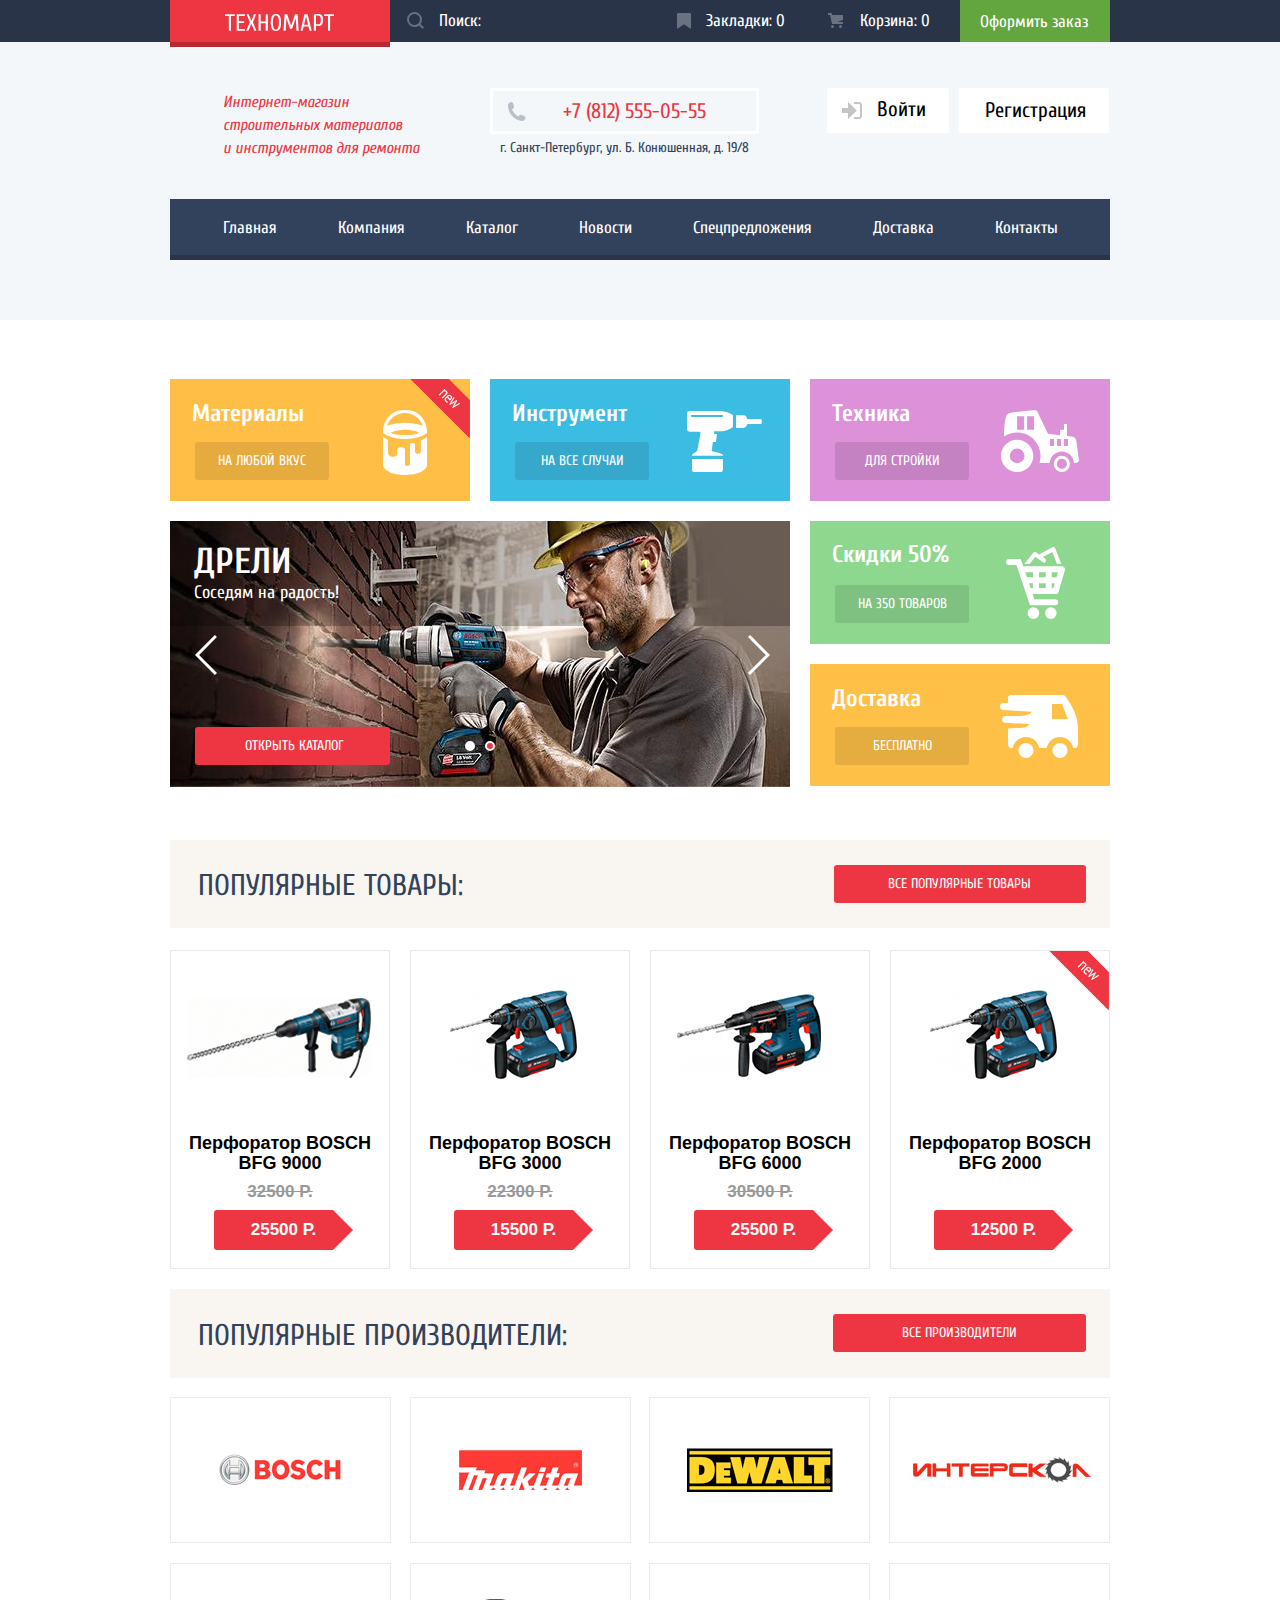
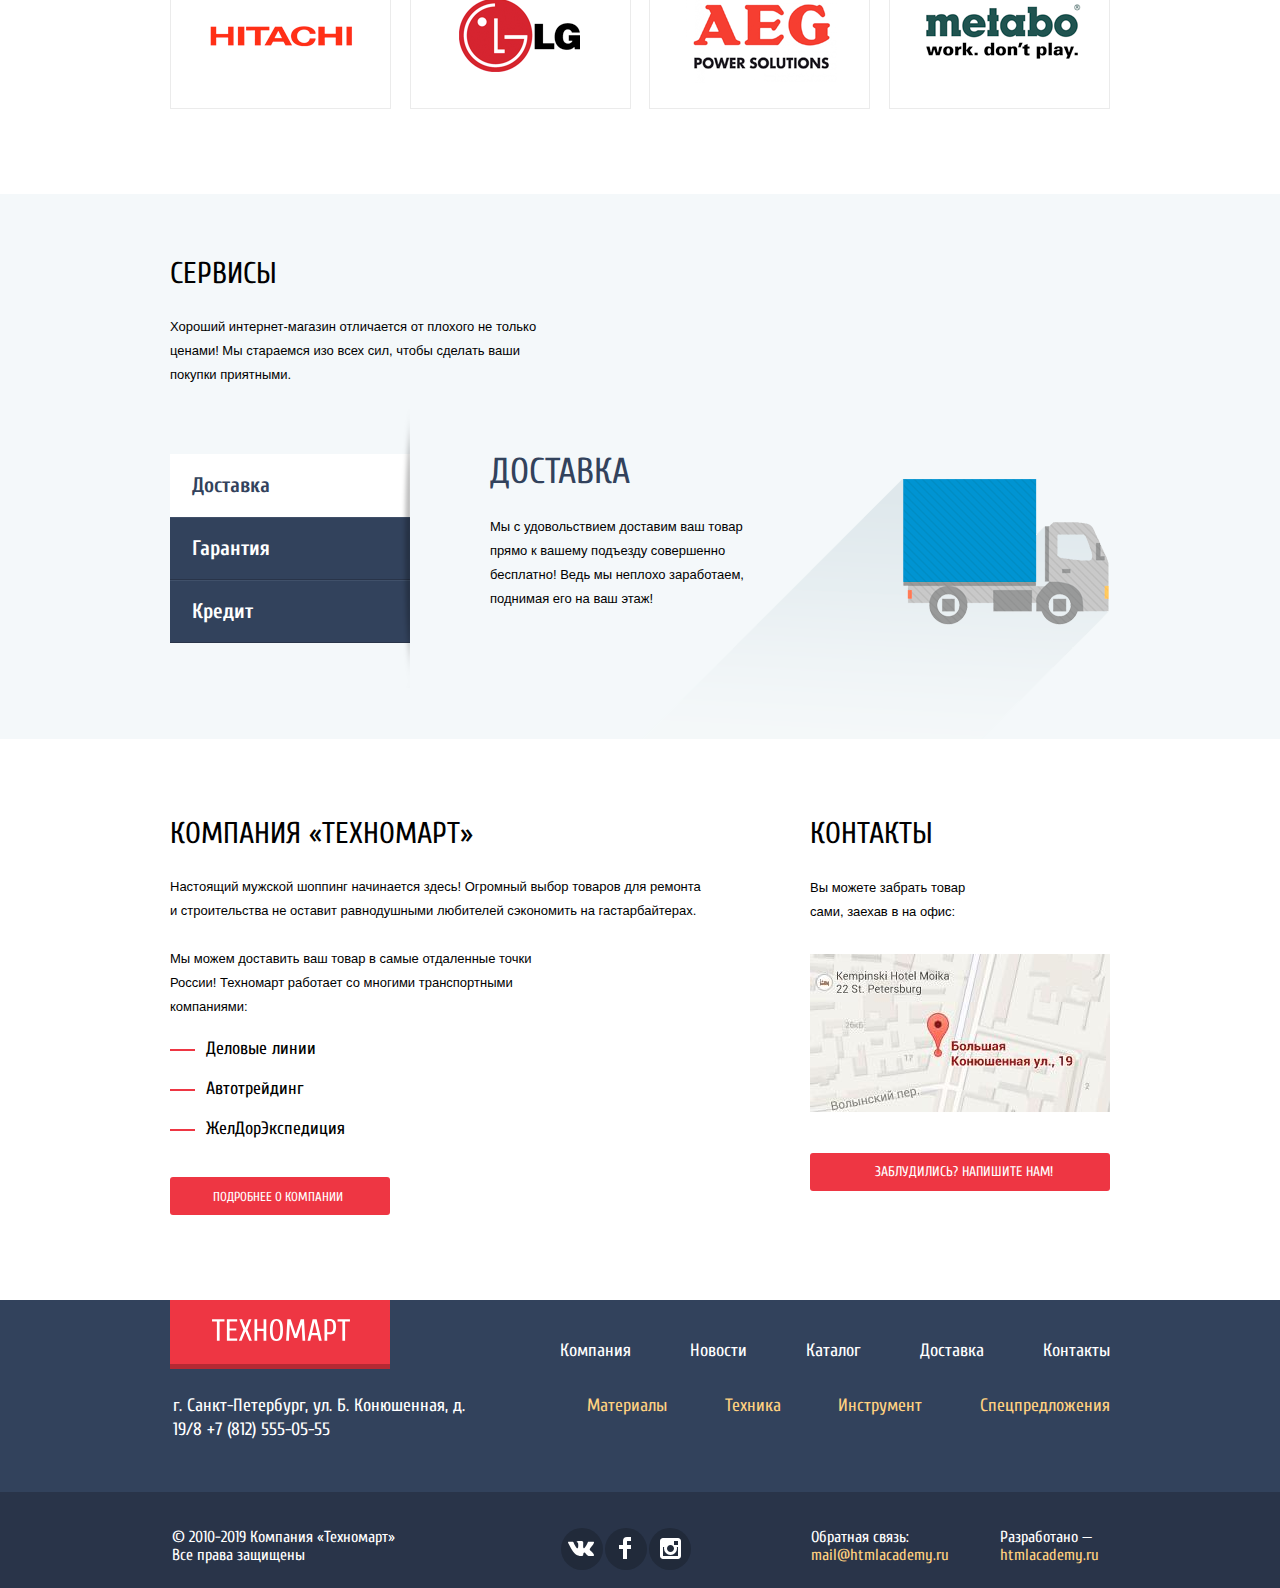
<file: index.html>
<!DOCTYPE html>
<html lang="ru">
	<head>
    	<meta charset="utf-8">
    	<title>HTML Academy: Техномарт</title>
		<link href="https://fonts.googleapis.com/css?family=Cuprum:400,400i,700,700i&#10072;PT+Sans:400,700&display=swap&subset=cyrillic" rel="stylesheet">
    	<link rel="stylesheet" href="css/normalize.css">
    	<link rel="stylesheet" href="css/style-mini.css">
 	</head>
  	<body>
		<header class="header">
			<div class="header-container">
				<div class="container">
					<a class="header-logo-link" href="#"><img class="header-logo" src="img/logo-technomart.svg" width="109" height="18" alt="Логотип «Техномарт»"></a>
	 				<form class="header-search" action="https://echo.htmlacademy.ru" method="get">
						<label class="visually-hidden" for="header-searchs">Поиск:</label>
						<input class="search-site" type="text" name="search" id="header-searchs" placeholder="Поиск:">
						<svg class="header-search-icon" xmlns="http://www.w3.org/2000/svg" width="17" height="17" viewbox="0 0 17 17">
           		 		<path d="M17 15.586l-3.542-3.542A7.465 7.465 0 0 0 15 7.5 7.5 7.5 0 1 0 7.5 15c1.71 0 3.282-.579 4.544-1.542L15.586 17 17 15.586zM2 7.5C2 4.467 4.467 2 7.5 2 10.532 2 13 4.467 13 7.5c0 3.032-2.468 5.5-5.5 5.5A5.506 5.506 0 0 1 2 7.5z" />
          			</svg>
					</form>
					<a class="header-bookmark" href="#">Закладки: 0</a>
					<a class="header-cart" href="#">Корзина: 0</a>
					<a class="header-order" href="#">Оформить заказ</a>
				</div>
			</div>
			<div class=header-middle-container>
				<h1 class="header-title">Интернет-магазин строительных материалов&emsp; и инструментов для ремонта</h1>
				<address class="header-address">
					<a class="header-address-tel" href="tel:+78125550555">+7 (812) 555-05-55</a>
					<p class="header-addres-street">г. Санкт-Петербург, ул. Б. Конюшенная, д. 19/8</p>
				</address>
				<div class="header-user-box">
					<a class="user-login" href="#"><svg class="header-user-icon" xmlns="http://www.w3.org/2000/svg" width="20" height="17" viewBox="0 0 20 17"><path d="M14.875 8.5L6 0v6H0v5h6v6z"/>
						<path d="M16.986 15.01h-5.027V17h5.027c2.178 0 3.004-1.81 3.029-3.026V3.028C19.99 1.811 19.164 0 16.986 0h-5.027v1.99h5.027c.839 0 .992.681 1.01 1.057v10.904c-.017.376-.171 1.059-1.01 1.059z"/>
					</svg>Войти</a>
					<a class="user-registration" href="#">Регистрация</a>
				</div>
			</div>
			<nav class="header-nav">
				<ul class="header-nav-site">
					<li class="header-nav-item"><a class="header-nav-link" href="index.html">Главная</a></li>
					<li class="header-nav-item"><a class="header-nav-link" href="#">Компания</a></li>
					<li class="header-nav-item"><a class="header-nav-link" href="catalog.html">Каталог</a></li>
					<li class="header-nav-item"><a class="header-nav-link" href="#">Новости</a></li>
					<li class="header-nav-item"><a class="header-nav-link" href="#">Спецпредложения</a></li>
					<li class="header-nav-item"><a class="header-nav-link" href="#">Доставка</a></li>
					<li class="header-nav-item"><a class="header-nav-link" href="#">Контакты</a></li>
				</ul>
			</nav>
		</header>	
		<main class="main">
			<section class="main-product-services">
				<h2 class="visually-hidden">Товары и услуги для стройки</h2>
				<ul class="product-services-list">
					<li class="box-product item-paint">
						<span class="icon-new">new</span>
						<p class="product-services-name">Материалы</p>	
						<a class="button-product-services" href="#">На любой вкус</a>
					</li>
					<li class="box-product item-tool">
						<p class="product-services-name">Инструмент</p>
						<a class="button-product-services" href="#">На все случаи</a>
					</li>
					<li class="box-product-slider">
						<div class="product-services-slider">
							<div class="product-slider-first">
								<h2 class="product-slider-heading">Перфораторы</h2>
								<p class="product-slider-item">Настоящие мужские игрушки</p>
								<a class="button-slider-catalog" href="catalog.html">Открыть каталог</a>
							</div>
							<div class="product-slider-next">
								<h2 class="product-slider-heading">Дрели</h2>
								<p class="product-slider-item">Соседям на радость!</p>
								<a class="button-slider-catalog" href="catalog.html">Открыть каталог</a>
							</div>
						</div>
	      			<button class="button-slider-first" type="button" aria-label="Первый слайд"></button>
						<button class="button-slider-second" type="button" aria-label="Второй слайд"></button>
						<button class="button-slider-back" type="button" aria-label="Назад"></button>
						<button class="button-slider-next" type="button" aria-label="Вперед"></button>
					</li>
				</ul>	
				<ul class="product-services-list-next">
					<li class="box-product item-tractor">
						<p class="product-services-name">Техника</p>
						<a class="button-product-services" href="#">Для стройки</a>
					</li>
					<li class="box-product item-cart">
						<p class="product-services-name product-services-discounts">Скидки 50%</p>
						<a class="button-product-services" href="#">На 350 товаров</a>
					</li>
					<li class="box-product item-car">
						<p class="product-services-name">Доставка</p>
						<a class="button-product-services" href="#">Бесплатно</a>
					</li>
				</ul>
			</section>
			<section class="popular-product">
				<div class="popular-product-box">
					<h2 class="popular-product-heading">Популярные товары:</h2>
					<a class="button-popular-product" href="#">Все популярные товары</a>
				</div>
				<ul class="catalog-list">
					<li class="catalog-item">
						<div class="catalog-button-box">
							<a class="button-catalog-buy" href="#">Купить</a>
  	 						<a class="button-catalog-bookmark" href="#">В закладки</a>
						</div>
						<img class="catalog-image" src="img/perforator_9000.png" width="218" height="170" alt="Перфоратор синий с проводом">
  	 					<h3 class="catalog-product-name"><a href="#">Перфоратор BOSCH BFG 9000</a></h3>
  	 			  		<p class="catalog-old-price"><del>32500 Р.</del></p>
  	 			  		<div class="catalog-price">25500 Р.</div>
  	 				</li>
					<li class="catalog-item">
						<div class="catalog-button-box">
							<a class="button-catalog-buy" href="#">Купить</a>
  	 						<a class="button-catalog-bookmark" href="#">В закладки</a>
						</div>
						<img class="catalog-image" src="img/perforator_3000.png" width="218" height="170" alt="Перфоратор синий короткий с аккумулятором">
  	 					<h3 class="catalog-product-name"><a href="#">Перфоратор BOSCH BFG 3000</a></h3>
  	 			  		<p class="catalog-old-price"><del>22300 Р.</del></p>
  	 			  		<div class="catalog-price">15500 Р.</div>
  	 				</li>
					<li class="catalog-item">
						<div class="catalog-button-box">
							<a class="button-catalog-buy" href="#">Купить</a>
  	 						<a class="button-catalog-bookmark" href="#">В закладки</a>
						</div>
						<img class="catalog-image" src="img/perforator_6000.png" width="218" height="170" alt="Перфоратор синий длиный с аккумулятором">
  	 					<h3 class="catalog-product-name"><a href="#">Перфоратор BOSCH BFG 6000</a></h3>
  	 			  		<p class="catalog-old-price"><del>30500 Р.</del></p>
  	 			  		<div class="catalog-price">25500 Р.</div>
  	 				</li>
					<li class="catalog-item">
						<span class="icon-new">new</span> 					
						<div class="catalog-button-box">
							<a class="button-catalog-buy" href="#">Купить</a>
  	 						<a class="button-catalog-bookmark" href="#">В закладки</a>
						</div>
						<img class="catalog-image" src="img/perforator_2000.png" width="218" height="170" alt="Перфоратор синий короткий с аккумулятором">
  	 					<h3 class="catalog-product-name"><a href="#">Перфоратор BOSCH BFG 2000</a></h3>
  	 			  		<p class="catalog-old-price"></p>
  	 			  		<div class="catalog-price">12500 Р.</div>
  	 				</li>
				</ul>
			</section>
			<section class="popular-manufacturer">
				<div class="popular-manufacturer-box">
					<h2 class="popular-manufacturer-heading">Популярные производители:</h2>
					<a class="button-popular-manufacturer" href="#">Все производители</a>
				</div>
				<ul class="manufacturer-list-name">
					<li class="manufacturer-item ">
						<a class="logo-bosch" href="#"><img src="img/bosch.png" width="126" height="37" alt="BOSCHI"></a>
					</li>
					<li class="manufacturer-item">
						<a class="logo-makita" href="#"><img src="img/makita.png" width="123" height="40" alt="Makita"></a>
					</li>
					<li class="manufacturer-item">
						<a class="logo-dewalt" href="#"><img src="img/dewalt.png" width="146" height="44" alt="DeWalt"></a>
					</li>
					<li class="manufacturer-item">
						<a class="logo-interskol" href="#"><img src="img/interskol.png" width="200" height="88" alt="Интерскол"></a>
					</li>
					<li class="manufacturer-item">
						<a class="logo-hitachi" href="#"><img src="img/hitachi.png" width="169" height="31" alt="HITACHI"></a>
					</li>
					<li class="manufacturer-item">
						<a class="logo-lg" href="#"><img src="img/lg.png" width="121" height="73" alt="LG"></a>
					</li>
					<li class="manufacturer-item">
						<a class="logo-aeg" href="#"><img src="img/aeg.png" width="151" height="96" alt="AEG"></a>
					</li>
					<li class="manufacturer-item">
						<a class="logo-metabo" href="#"><img src="img/metabo.png" width="204" height="69" alt="metabo"></a>
					</li>
				</ul>
			</section>
			<section class="services">
				<div class="services-container">
					<h2 class="services-heading">Сервисы</h2>
					<p class="services-text">
						Хороший интернет-магазин отличается от плохого не только ценами!
						Мы стараемся изо всех сил, чтобы сделать ваши покупки приятными.
					</p>
					<div class="services-box">
						<ul class="services-button-box">
							<li class="services-delivery">
								<button class="button button-delivery" type="button">Доставка</button>
							</li>	
							<li class="services-warranty">
							<button class="button button-warranty" type="button">Гарантия</button>
							</li>
							<li class="services-credit">
								<button class="button button-credit" type="button">Кредит</button>
							</li>
						</ul>
						<ul class="services-list">
							<li class="services-item services-delivery-heading">
								<h2 class="services-title services-delivery-title">Доставка</h2>
								<p class="services-text services-delivery-paragraph">
									Мы с удовольствием доставим ваш товар прямо
									к вашему подъезду совершенно бесплатно!
									Ведь мы неплохо заработаем,<br>
									поднимая его на ваш этаж!
								</p>
							</li>
							<li class="services-item services-warranty-heading">
								<h2 class="services-title services-warranty-title">Гарантия</h2>
								<p class="services-text services-warranty-paragraph">
									Если купленный у нас товар поломается или заискрит,<br>
					 				а также в случае пожара, спровоцированного его возгоранием, 
									вы всегда можете быть уверены в нашей гарантии. Мы обменяем сгоревший товар на новый.<br>
									Дом уж восстановите как-нибудь сами.
								</p>
							</li>
							<li class="services-item services-credit-heading">
								<h2 class="services-title services-credit-title">Кредит</h2>
								<p class="services-text services-credit-paragraph">
									Залезть в долговую яму стало проще!<br>
									кредитные консультанты придут вам на помощь
								</p>
								<a class="services-credit-link" href="#">Отправить заявку</a>
							</li>
						</ul>	
				   </div>
				</div>
			</section>
			<div class="next-section">
				<section class="about-company">
					<h2 class="company-name">Компания «Техномарт»</h2>
					<p class="about-company-item about-company-first">
						Настоящий мужской шоппинг начинается здесь! Огромный выбор товаров для ремонта и
						строительства не оставит равнодушными любителей сэкономить на гастарбайтерах.
					</p>
					<p class="about-company-item about-company-next">
						Мы можем доставить ваш товар в самые отдаленные точки России!
						Техномарт работает со многими транспортными компаниями:
					</p>
					<ul class="transport-companies">
						<li class="transport-companies-item">Деловые линии</li>
						<li class="transport-companies-item">Автотрейдинг</li>
						<li class="transport-companies-item">ЖелДорЭкспедиция</li>
					</ul>
					<a class="transport-companies-link" href="#">Подробнее о компании</a>
      		</section>
	      	<section class="contact">
        			<h2 class="contact-heading">Контакты</h2>
        			<p class="contact-item">
        				Вы можете забрать товар сами,
        				заехав в на офис:
        			</p>
        			<a class="map" href="img/map-big.jpg">
        				<img src="img/map-small.jpg" width="300" height="158" alt="г. Санкт-Петербург, ул. Б. Конюшенная, д. 19/8">
        			</a>
        			<a class="contact-letter" href="form.html">Заблудились? напишите нам!</a>
      		</section>
      	</div>	
		</main>
   	<section class="footer-nav">
   		<h2 class="visually-hidden">Дополнительная навигация</h2>
   		<div class="footer-div-one">
   			<a class="bottom-logo" href="index.html"><img src="img/logo-technomart.svg" width="138" height="23" alt="Логотип «Техномарт»"></a>
   			<ul class="footer-nav-first">
   				<li class="footer-nav-first-item"><a class="footer-nav-first-link" href="#">Компания</a></li>
   				<li class="footer-nav-first-item"><a class="footer-nav-first-link" href="#">Новости</a></li>
   				<li class="footer-nav-first-item"><a class="footer-nav-first-link" href="catalog.html">Каталог</a></li>
   				<li class="footer-nav-first-item"><a class="footer-nav-first-link" href="#">Доставка</a></li>
   				<li class="footer-nav-first-item"><a class="footer-nav-first-link" href="#">Контакты</a></li>
   			</ul>
   		</div>
   		<div class="bottom-div-two">
				<address class="bottom-address">г. Санкт-Петербург, ул. Б. Конюшенная, д. 19/8
   				<a class="bottom-tel" href="tel:+78125550555">+7 (812) 555-05-55</a>
   			</address>
   			<ul class="footer-nav-next">
   				<li class="footer-nav-next-item"><a class="footer-nav-next-link" href="#">Материалы</a></li>
   				<li class="footer-nav-next-item"><a class="footer-nav-next-link" href="#">Техника</a></li>
   				<li class="footer-nav-next-item"><a class="footer-nav-next-link" href="#">Инструмент</a></li>
   				<li class="footer-nav-next-item"><a class="footer-nav-next-link" href="#">Спецпредложения</a></li>
   			</ul>
   		</div>
   	</section>
   	<footer class="footer">
   		<div class="footer-box">
   			<div class="footer-protection-rights">
   				<p class="footer-protection-text">
   					© 2010-2019 Компания «Техномарт»
   					Все права защищены
   				</p>
   			</div>
   			<section class="footer-social">
   				<h2 class="visually-hidden">Социальные сети</h2>
   				<ul class="social-list">
   					<li>
   						<a class="social-item social-vk" href="#" aria-label="Вконтакте"></a>
   					</li>
   					<li>
   						<a class="social-item social-fb" href="#" aria-label="Фейсбук"></a>
   					</li>
   					<li>
   						<a class="social-item social-insta" href="#" aria-label="Инстаграм"></a>
   					</li>
   				</ul>
   			</section>
   			<div class="footer-feedback-box">
   				<p class="footer-feedback-text">Обратная связь:
   				<a class="footer-feedback" href="mailto:mail@htmlacademy.ru">mail@htmlacademy.ru</a></p>
   			</div>
   			<div class="footer-copyright-box">
   				<p class="footer-copyright-text">Разработано —
   				<a class="footer-copyright" href="https://htmlacademy.ru/intensive/htmlcss">htmlacademy.ru</a></p>
   			</div>
   		</div>
  		</footer>
   	<section class="modal write-letter">
   		<h2 class="visually-hidden">Написать письмо</h2>
   		<form class="letter-form" action="https://echo.htmlacademy.ru" method="post">
   			<div class="contaner-box">
   				<div class="box-write-name">
   					<label class="write-name" for="name-letters">Ваше имя:</label>
   					<input class="write-name-input" type="text" name="name" id="name-letters" placeholder="Имя Фамилия">
   				</div>
   				<div class="box-letter-email">	
   					<label class="letter-email" for="email-letters">Ваш e-mail:</label>
   					<input class="letter-email-input" type="email" name="email" id="email-letters" placeholder="email@example.com">
   				</div>
   				<div class="box-letter-text">
   					<label class="letter-text" for="text-letters">Текст письма:</label>
   					<textarea class="letter-textarea" name="comment" id="text-letters" rows="7" placeholder="В свободной форме"></textarea>
   				</div>
   			</div>	
   			<div class="box-button-send">
   				<button class="button-send-letter" type="submit">Отправить</button>
   			</div> 
   		</form>
 	   	<button class="button-close-letter" type="button" aria-label="Закрыть"></button>
   	</section>
		<section class="modal modal-map">
   	 	<h2 class="visually-hidden">Карта</h2>
    		<iframe src="https://yandex.ru/map-widget/v1/?um=constructor%3A800d14534af790b6c4f9845d74186d02eba5f63e0be34433b722da05eb256d15&amp;source=constructor" width="940" height="446"></iframe>
    		<p>
    		  	<img src="img/map-big.jpg" alt="Офис компании по адресу ул. Большая Конюшенная 19/8, Санкт-Петербург" width="940"
     	   	height="446" />
    		</p>
   		<button class="button-close-map" type="button" aria-label="Закрыть"></button>
   	</section>	
		<script src="js/script-mini.js"></script>
	</body>
</html>
</file>
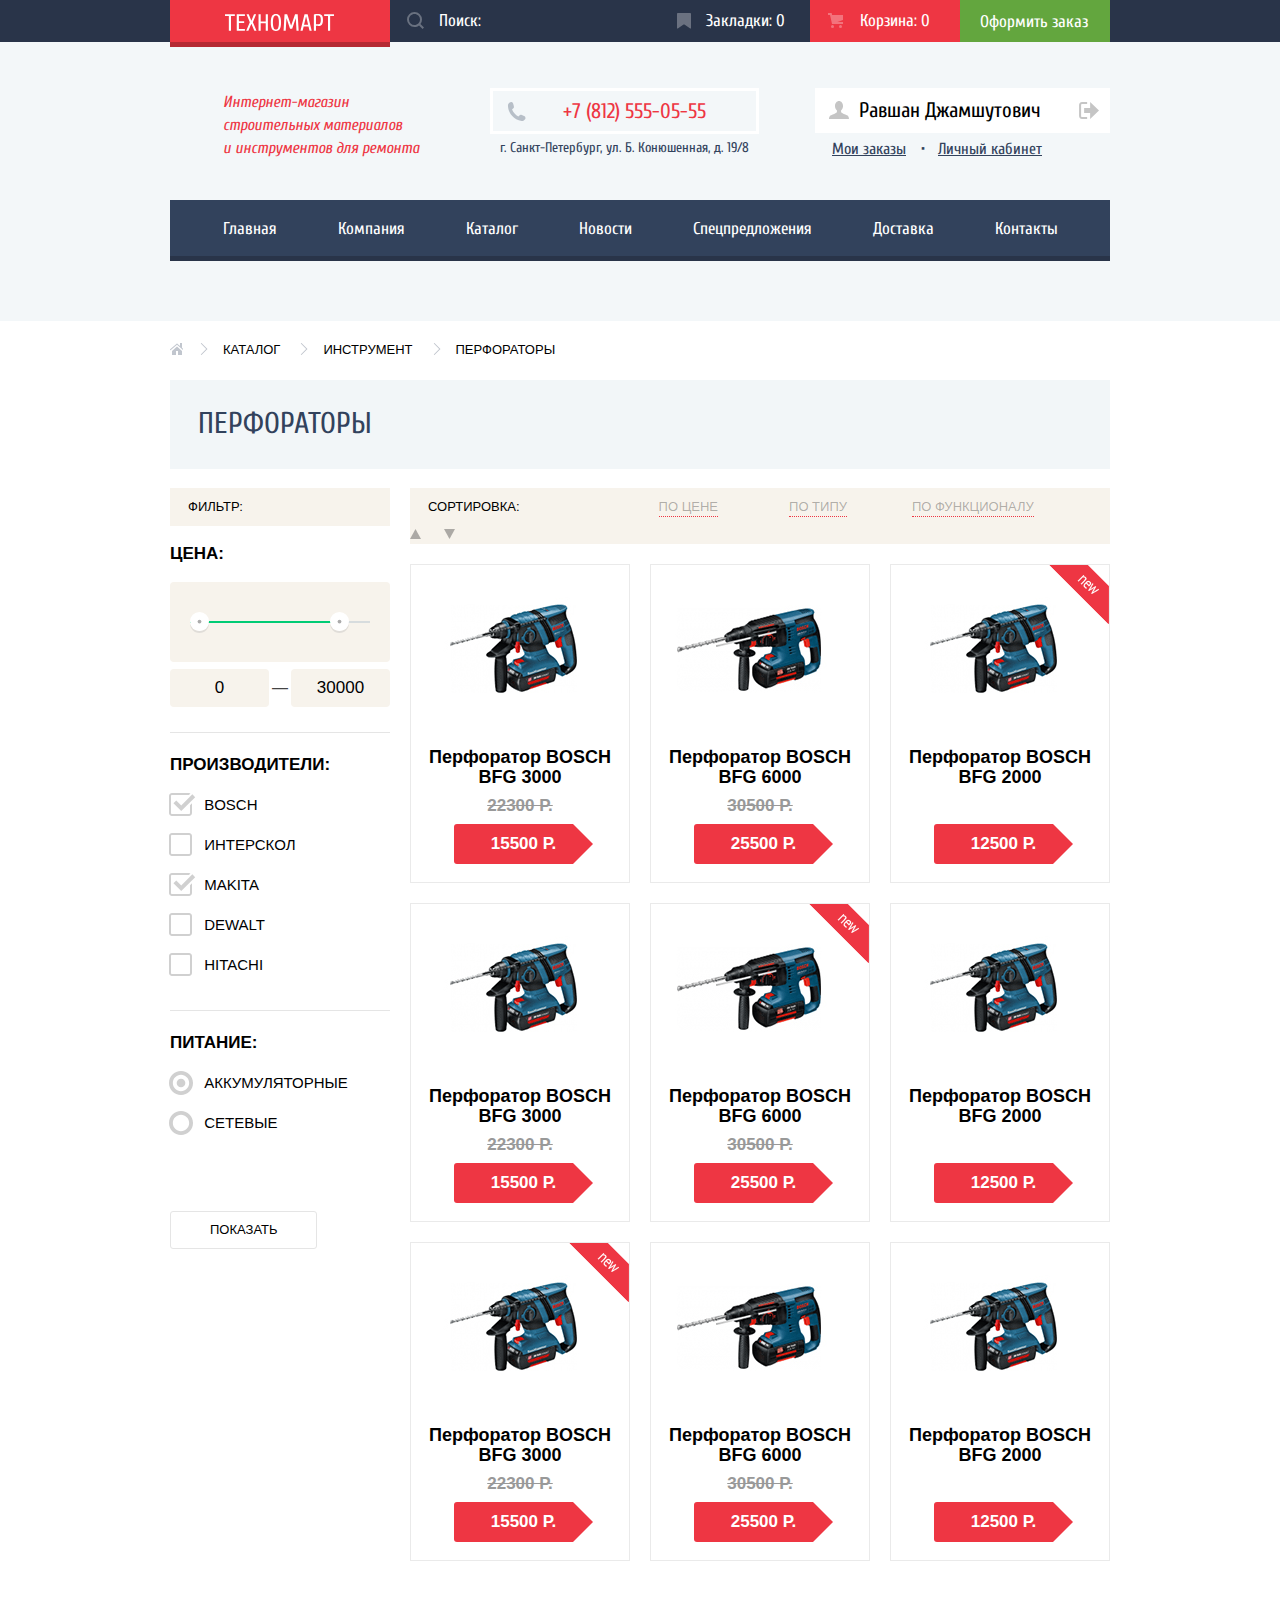
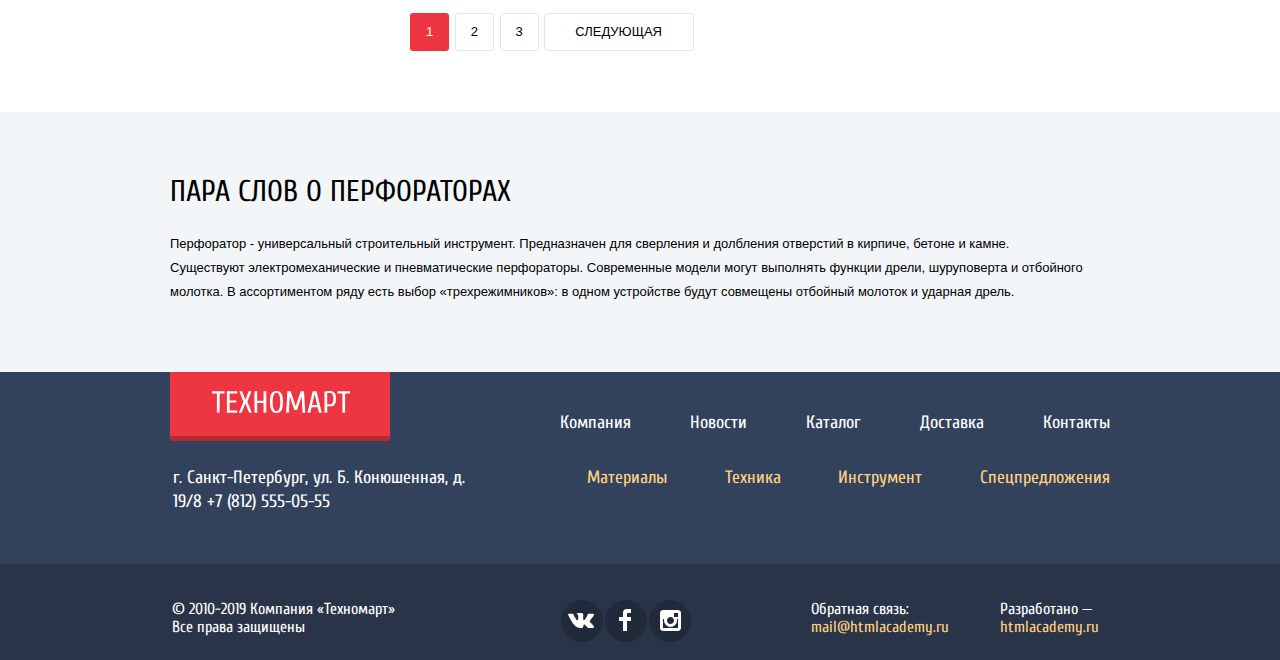
<file: catalog.html>
<!DOCTYPE html>
<html lang="ru">
   <head>
   	<meta charset="utf-8">
   	<title>HTML Academy: Техномарт</title>
   	<link href="https://fonts.googleapis.com/css?family=Cuprum:400,400i,700,700i&#10072;PT+Sans:400,700&display=swap&subset=cyrillic" rel="stylesheet">
    	<link rel="stylesheet" href="css/normalize.css">
    	<link rel="stylesheet" href="css/style-mini.css">
   </head>
   <body class="body-catalog">
  	 	<header class="header">
  	 		<div class="header-container">
  	 			<div class="container">
  	 				<a class="header-logo-link" href="index.html"><img class="header-logo" src="img/logo-technomart.svg" width="109" height="18" alt="Логотип «Техномарт»"></a>
	 				<form class="header-search" action="https://echo.htmlacademy.ru" method="get">
						<label class="visually-hidden" for="header-searchs">Поиск:</label>
						<input class="search-site" type="text" name="search" id="header-searchs" placeholder="Поиск:">
						<svg class="header-search-icon" xmlns="http://www.w3.org/2000/svg" width="17" height="17" viewbox="0 0 17 17">
            			<path 
              			d="M17 15.586l-3.542-3.542A7.465 7.465 0 0 0 15 7.5 7.5 7.5 0 1 0 7.5 15c1.71 0 3.282-.579 4.544-1.542L15.586 17 17 15.586zM2 7.5C2 4.467 4.467 2 7.5 2 10.532 2 13 4.467 13 7.5c0 3.032-2.468 5.5-5.5 5.5A5.506 5.506 0 0 1 2 7.5z" />
          			</svg>
					</form>
			 		<a class="header-bookmark" href="#">Закладки: 0</a>
					<a class="header-cart header-cart-box" href="#">Корзина: <span data-count="">0</span></a>
					<a class="header-order" href="#">Оформить заказ</a>
				</div>
			</div>
			<div class=header-middle-container>	 	
  	 			<h1 class="header-title">Интернет-магазин строительных материалов&emsp; и инструментов для ремонта</h1>
  	 			<address class="header-address">
  	 				<a class="header-address-tel" href="tel:+78125550555">+7 (812) 555-05-55</a>
         		<p class="header-addres-street">г. Санкт-Петербург, ул. Б. Конюшенная, д. 19/8</p>
  	 			</address>
  	 			<div class="user-office">
  	 				<a class="user-office-name" href="index.html">
  	 					<svg class="icon-office-name" xmlns="http://www.w3.org/2000/svg" width="20" height="18" viewbox="0 0 20 18">
          	        <path fill="#c5c5c5" d="M17.881 14.166c-2.144-.735-4.256-1.666-5.207-2.39-.657-.501-.77-1.618-.517-2.415 1.118-.903 1.864-2.477 1.864-4.278C14.021 2.276 12.221 0 10 0S5.979 2.276 5.979 5.083c0 1.801.746 3.374 1.863 4.277.253.798.141 1.915-.517 2.416-.95.724-3.063 1.654-5.207 2.39S0 18 0 18h20s.025-3.099-2.119-3.834z" />
          	      </svg>Равшан Джамшутович
         	   </a>
         	   <a class="user-office-exit" href="#">
         	   	<svg class="icon-office-out" xmlns="http://www.w3.org/2000/svg" width="21" height="17" viewBox="0 0 21 17"><g fill="#c5c5c5">
         	   		<path fill="#c5c5c5" d="M21 8.5L12.125 0v6h-6v5h6v6z"/>
         	   		<path fill="#c5c5c5" d="M3.106 13.952V3.048c.018-.376.171-1.057 1.01-1.057h5.027V0H4.116C1.938 0 1.112 1.81 1.087 3.027v10.946C1.112 15.189 1.938 17 4.116 17h5.027v-1.99H4.116c-.839 0-.992-.683-1.01-1.058z"/></g>
            		</svg>
            	</a>
          		<ul class="user-nav">	
  	 					<li class="user-nav-item">
  	 						<a class="user-orders" href="#">Мои заказы</a>
  	 					</li>
  	 					<li class="user-nav-item-next">
  	 						<a class="user-private-office" href="#">Личный кабинет</a>
  	 					</li>
					</ul>
  	 			</div>
  			</div>
  	 		<nav class="header-nav">
				<ul class="header-nav-site">
					<li class="header-nav-item"><a class="header-nav-link" href="index.html">Главная</a></li>
					<li class="header-nav-item"><a class="header-nav-link" href="#">Компания</a></li>
					<li class="header-nav-item"><a class="header-nav-link" href="catalog.html">Каталог</a></li>
					<li class="header-nav-item"><a class="header-nav-link" href="#">Новости</a></li>
					<li class="header-nav-item"><a class="header-nav-link" href="#">Спецпредложения</a></li>
					<li class="header-nav-item"><a class="header-nav-link" href="#">Доставка</a></li>
					<li class="header-nav-item"><a class="header-nav-link" href="#">Контакты</a></li>
				</ul>
			</nav>
		</header>
		<main class="main">		
			<div class="container-breadcrumbs">
				<ul class="container-list">
					<li class="contaner-list-orderly contaner-list-home">
						<a class="contaner-link-home" href="index.html" aria-label="Главная"></a>
					</li>
					<li class="contaner-list-orderly">
						<a class="container-list-link" href="#">Каталог</a>
					</li>
					<li class="contaner-list-orderly">
						<a class="container-list-link" href="#">Инструмент</a>
					</li>
	   			<li class="contaner-list-orderly contaner-list-last">
	   				Перфораторы
	   			</li>
	   		</ul>
			</div>
			<div class="box-main-title">		
				<h2 class="main-title">Перфораторы</h2>
			</div>
  			<div class="catalog-big-box"> 	
  	 			<section class="filter">
  	 				<h3 class="filter-heading">Фильтр:</h3>
  	 				<form class="filter-form" action="https://echo.htmlacademy.ru" method="get" oninput="priceoutput.value=price.value">
						<fieldset class="price-field">
          	    		<legend>Цена:</legend>
          	    		<div class="price-range">
          	      		<div class="toggle-bar">
           		       		<div class="scale"></div>
             	   		</div>
              		  		<div class="min-toggle"></div>
               	 		<div class="max-toggle"></div>
              			</div>
              			<div class="price-input">
               			<input class="price-input-min" type="text" name="price-min" value="0"/>
                			<span>—</span>
               			<input class="price-input-max" type="text" name="price-max" value="30000"/>
               		</div>
            		</fieldset>
						<fieldset class="manufacturer-filter">
  	 						<legend class="manufacturer-legend">Производители:</legend>
  	 						<ul class="manufacturer-list">
  	 							<li>
  	 								<input class="manufacturer-input" type="checkbox" name="bosch" id="filter-bosch" checked>
  	 								<label class="manufacturer-option" for="filter-bosch">BOSCH</label>
  	 							</li>
  	 							<li>
  	 								<input class="manufacturer-input" type="checkbox" name="interskol" id="filter-interskol">
  	 								<label class="manufacturer-option" for="filter-interskol">ИНТЕРСКОЛ</label>
  	 							</li>
  	 							<li>
  	 								<input class="manufacturer-input" type="checkbox" name="makita" id="filter-makita" checked>
  	 								<label class="manufacturer-option" for="filter-makita">Makita</label>
  	 							</li>
  	 							<li>
  	 								<input class="manufacturer-input" type="checkbox" name="dewalt" id="filter-dewalt">
  	 								<label class="manufacturer-option" for="filter-dewalt">DeWalt</label>
  	 							</li>
  	 							<li>
  	 								<input class="manufacturer-input" type="checkbox" name="hitachi" id="filter-hitachi">
  	 								<label class="manufacturer-option" for="filter-hitachi">HITACHI</label>
  	 							</li>
  	 						</ul>
  	 					</fieldset>
  	 					<fieldset class="power-filter">
  	 						<legend class="power-legend">Питание:</legend>
  	 						<ul class="power-list">
  	 							<li class="power-item">
  	 								<input class="power-input" type="radio" name="power" id="filter-accumulator" checked>
  	 								<label class="power-option" for="filter-accumulator">Аккумуляторные</label>
  	 							</li>
  	 							<li>
  	 								<input class="power-input" type="radio" name="power" id="filter-network">
  	 								<label class="power-option" for="filter-network">Сетевые</label>
  	 							</li>
  	 						</ul>
  	 					</fieldset>
  	 					<button class="button-filter-show" type="submit">Показать</button>
  	 				</form>
 	   		</section>
  	 			<section class="catalog">
  	 				<h2 class="visually-hidden">Каталог товаров</h2>
  	 				<div class="catalog-nav">
  	 					<p class="catalog-filter">Сортировка:</p>
  	 					<a class="catalog-nav-item catalog-nav-price" href="#">По цене</a>
  	 					<a class="catalog-nav-item" href="#">По типу</a>
  	 					<a class="catalog-nav-item catalog-nav-function" href="#">По функционалу</a>
						<a class="catalog-nav-up" href="#" aria-label="вверх">
							<svg xmlns="http://www.w3.org/2000/svg" width="11" height="10" viewBox="0 0 11 10">
								<path fill="#231F20" d="M5.5 0L0 10h11z"/>
							</svg>
						</a>
						<a class="catalog-nav-down" href="#" aria-label="вниз">
							<svg xmlns="http://www.w3.org/2000/svg" width="11" height="10" viewBox="0 0 11 10">
								<path fill="#231F20" d="M5.5 10L0 0h11"/>
							</svg>
						</a>
					</div>	
  	 				<ul class="catalog-list">
  	 					<li class="catalog-item">
  	 						<div class="catalog-button-box">
								<a class="button-catalog-buy" href="#">Купить</a>
  	 							<a class="button-catalog-bookmark" href="#">В закладки</a>
							</div>
  	 						<img class="catalog-image" src="img/perforator_3000.png" width="218" height="170" alt="Перфоратор синий короткий с аккумулятором">
  	 						<h3 class="catalog-product-name"><a href="#">Перфоратор BOSCH BFG 3000</a></h3>
  	 			  		 	<p class="catalog-old-price"><del>22300 Р.</del></p>
  	 			  	 		<div class="catalog-price">15500 Р.</div>
  	 			  		</li>
						<li class="catalog-item">
							<div class="catalog-button-box">
								<a class="button-catalog-buy" href="#">Купить</a>
  	 							<a class="button-catalog-bookmark" href="#">В закладки</a>
							</div>
							<img class="catalog-image" src="img/perforator_6000.png" width="218" height="170" alt="Перфоратор синий длиный с аккумулятором">
  	 						<h3 class="catalog-product-name"><a href="#">Перфоратор BOSCH BFG 6000</a></h3>
  	 			  	 	   <p class="catalog-old-price"><del>30500 Р.</del></p>
  	 			  	 		<div class="catalog-price">25500 Р.</div>
  	 			  		</li>
						<li class="catalog-item">
							<span class="icon-new">new</span>
  	 						<div class="catalog-button-box">
								<a class="button-catalog-buy" href="#">Купить</a>
  	 							<a class="button-catalog-bookmark" href="#">В закладки</a>
							</div>
  	 						<img class="catalog-image" src="img/perforator_2000.png" width="218" height="170" alt="Перфоратор синий короткий с аккумулятором">
  	 						<h3 class="catalog-product-name"><a href="#">Перфоратор BOSCH BFG 2000</a></h3>
  	 			  	 		<p class="catalog-old-price"></p>
  	 			  	 		<div class="catalog-price">12500 Р.</div>
  	 			  		</li>
						<li class="catalog-item">
							<div class="catalog-button-box">
								<a class="button-catalog-buy" href="#">Купить</a>
  	 							<a class="button-catalog-bookmark" href="#">В закладки</a>
							</div>
							<img class="catalog-image" src="img/perforator_3000.png" width="218" height="170" alt="Перфоратор синий короткий с аккумулятором">
  	 						<h3 class="catalog-product-name"><a href="#">Перфоратор BOSCH BFG 3000</a></h3>
  	 			  		 	<p class="catalog-old-price"><del>22300 Р.</del></p>
  	 			  		 	<div class="catalog-price">15500 Р.</div>
  	 			  		</li>
						<li class="catalog-item">
							<span class="icon-new">new</span>
							<div class="catalog-button-box">
								<a class="button-catalog-buy" href="#">Купить</a>
  	 							<a class="button-catalog-bookmark" href="#">В закладки</a>
							</div>
							<img class="catalog-image" src="img/perforator_6000.png" width="218" height="170" alt="Перфоратор синий длиный с аккумулятором">
 							<h3 class="catalog-product-name"><a href="#">Перфоратор BOSCH BFG 6000</a></h3>
  	 			  		 	<p class="catalog-old-price"><del>30500 Р.</del></p>
  	 			  		 	<div class="catalog-price">25500 Р.</div>
  	 			  		</li>
						<li class="catalog-item">
							<div class="catalog-button-box">
								<a class="button-catalog-buy" href="#">Купить</a>
  	 							<a class="button-catalog-bookmark" href="#">В закладки</a>
							</div>
							<img class="catalog-image" src="img/perforator_2000.png" width="218" height="170" alt="Перфоратор синий короткий с аккумулятором">
  	 						<h3 class="catalog-product-name"><a href="#">Перфоратор BOSCH BFG 2000</a></h3>
  	 			  		 	<p class="catalog-old-price"></p>
  	 			  		 	<div class="catalog-price">12500 Р.</div>
  	 			  		</li>
						<li class="catalog-item">
							<span class="icon-new">new</span>
							<div class="catalog-button-box">
								<a class="button-catalog-buy" href="#">Купить</a>
  	 							<a class="button-catalog-bookmark" href="#">В закладки</a>
							</div>
							<img class="catalog-image" src="img/perforator_3000.png" width="218" height="170" alt="Перфоратор синий короткий с аккумулятором">
  	 						<h3 class="catalog-product-name"><a href="#">Перфоратор BOSCH BFG 3000</a></h3>
  	 			  	 		<p class="catalog-old-price"><del>22300 Р.</del></p>
  	 			  	 		<div class="catalog-price">15500 Р.</div>
  	 			  		</li>
						<li class="catalog-item">
							<div class="catalog-button-box">
								<a class="button-catalog-buy" href="#">Купить</a>
  	 							<a class="button-catalog-bookmark" href="#">В закладки</a>
							</div>
							<img class="catalog-image" src="img/perforator_6000.png" width="218" height="170" alt="Перфоратор синий длиный с аккумулятором">
  	 						<h3 class="catalog-product-name"><a href="#">Перфоратор BOSCH BFG 6000</a></h3>
  	 			  			<p class="catalog-old-price"><del>30500 Р.</del></p>
  	 			  			<div class="catalog-price">25500 Р.</div>
  	 			  		</li>
						<li class="catalog-item">
							<div class="catalog-button-box">
								<a class="button-catalog-buy" href="#">Купить</a>
  	 							<a class="button-catalog-bookmark" href="#">В закладки</a>
							</div>
							<img class="catalog-image" src="img/perforator_2000.png" width="218" height="170" alt="Перфоратор синий короткий с аккумулятором">
  	 						<h3 class="catalog-product-name"><a href="#">Перфоратор BOSCH BFG 2000</a></h3>
  	 			  	 		<p class="catalog-old-price"></p>
  	 			  	 		<div class="catalog-price">12500 Р.</div>
  	 			  		</li>	 
					</ul>	
  	  				<ul class="pagination-list">
  	 					<li class="pagination-item-current"><a>1</a></li>
  	 					<li class="pagination-item"><a href="#">2</a></li>
  	 					<li class="pagination-item"><a href="#">3</a></li>
  	 					<li class="pagination-item pagination-item-text"><a href="#">Следующая</a></li>
  	 				</ul>
  	 			</section>
  	 		</div> 
  	 	</main>
   	<div class="aside-box">
  	 		<article class="aside">
  	 			<h2 class="aside-heading">Пара слов о перфораторах</h2>
  	 			<p class="aside-item">Перфоратор - универсальный строительный инструмент. Предназначен для сверления и долбления отверстий в кирпиче, бетоне и камне.<br>
  	 			Существуют электромеханические и пневматические перфораторы. Современные модели могут выполнять функции дрели, шуруповерта и отбойного молотка. В
  	 			ассортиментом ряду есть выбор «трехрежимников»: в одном устройстве будут совмещены отбойный молоток и ударная дрель.
  	 			</p>
  	 		</article>
  		</div>
  		<section class="footer-nav">
   		<h2 class="visually-hidden">Дополнительная навигация</h2>
   		<div class="footer-div-one">
   			<a class="bottom-logo" href="index.html"><img src="img/logo-technomart.svg" width="138" height="23" alt="Логотип «Техномарт»"></a>
   			<ul class="footer-nav-first">
   				<li class="footer-nav-first-item"><a class="footer-nav-first-link" href="">Компания</a></li>
   				<li class="footer-nav-first-item"><a class="footer-nav-first-link" href="">Новости</a></li>
   				<li class="footer-nav-first-item"><a class="footer-nav-first-link" href="catalog.html">Каталог</a></li>
   				<li class="footer-nav-first-item"><a class="footer-nav-first-link" href="">Доставка</a></li>
   				<li class="footer-nav-first-item"><a class="footer-nav-first-link" href="">Контакты</a></li>
   			</ul>
   		</div>
   		<div class="bottom-div-two">
				<address class="bottom-address">г. Санкт-Петербург, ул. Б. Конюшенная, д. 19/8
   				<a class="bottom-tel" href="tel:+78125550555">+7 (812) 555-05-55</a>
   			</address>
   			<ul class="footer-nav-next">
   				<li class="footer-nav-next-item"><a class="footer-nav-next-link" href="#">Материалы</a></li>
   				<li class="footer-nav-next-item"><a class="footer-nav-next-link" href="#">Техника</a></li>
   				<li class="footer-nav-next-item"><a class="footer-nav-next-link" href="#">Инструмент</a></li>
   				<li class="footer-nav-next-item"><a class="footer-nav-next-link" href="#">Спецпредложения</a></li>
   			</ul>
   		</div>
  		</section>
  		<footer class="footer">
   	<div class="footer-box">
   		<div class="footer-protection-rights">
   			<p class="footer-protection-text">© 2010-2019 Компания «Техномарт»
   			Все права защищены</p>
   		</div>
   		<section class="footer-social">
   			<h2 class="visually-hidden">Социальные сети</h2>
   			<ul class="social-list">
   				<li><a class="social-item social-vk" href="#" aria-label="Вконтакте"></a></li>
   				<li><a class="social-item social-fb" href="#" aria-label="Фейсбук"></a></li>
   				<li><a class="social-item social-insta" href="#" aria-label="Инстаграм"></a></li>
   			</ul>
   		</section>
   		<div class="footer-feedback-box">
   			<p class="footer-feedback-text">Обратная связь:
   			<a class="footer-feedback" href="mailto:mail@htmlacademy.ru">mail@htmlacademy.ru</a></p>
   		</div>
   		<div class="footer-copyright-box">
   			<p class="footer-copyright-text">Разработано —
   			<a class="footer-copyright" href="https://htmlacademy.ru/intensive/htmlcss">htmlacademy.ru</a></p>
   		</div>
   	</div>
   	</footer>
   	<section class="modal modal-buy-cart">
    		<h2 class="modal-cart-heading">Товар добавлен в корзину!</h2>
    		<div class="buy-cart-bottom">
      		<a class="product-order" href="#">Оформить заказ</a>
      		<a class="continue-shopping" href="catalog.html">Продолжить покупки</a>
    		</div>
    		<button class="button-close-buy" type="button" aria-label="Закрыть"></button>
  		</section>
  		<script src="js/script-mini.js"></script>
  	</body>
</html>
</file>
<file: css/style-mini.css>
body{margin:0;padding:0;font-family:"Cuprum","Arial",sans-serif;font-size:14px;line-height:24px;font-weight:400;color:#000;background-color:#fff}a{text-decoration:none}img{max-width:100%;height:auto}.visually-hidden:not(:focus):not(:active),input[type="checkbox"].visually-hidden,input[type="radio"].visually-hidden{position:absolute;width:1px;height:1px;margin:-1px;border:0;padding:0;white-space:nowrap;clip-path:inset(100%);clip:rect(0 0 0 0);overflow:hidden}.header{font-family:"Cuprum","Arial",sans-serif;font-style:normal;background-color:#f3f7f9;margin-bottom:20px;padding-bottom:60px}.header-container{font-size:17px;line-height:18px;background-color:#293449;color:#fff;margin-bottom:46px}.container{width:940px;margin:0 auto;padding:0 10px;display:flex;flex-wrap:wrap}.header-logo-link{background-color:#ee3643;position:relative;padding:14px 56px 7px 55px}.header-logo{color:#fff}.header-logo-link:after{content:"";position:absolute;bottom:-5px;left:0;width:220px;height:5px;box-shadow:inset 0 -5px 0 0 rgba(181,41,51,1)}.header-logo-link:hover,.header-logo-link:focus{background-color:#ca2c37}.header-logo-link:active{background-color:#ba2732}.header-search{display:flex;flex-wrap:wrap;width:270px;position:relative}.search-site{font-size:17px;line-height:18px;padding-left:49px;width:100%;color:#fff;background-color:transparent;border:none;outline:none}.header-search-icon{content:"";position:absolute;top:12px;left:17px;fill:rgba(255,255,255,0.3)}.header-search{background-color:#293449;border:0}.header-search ::-webkit-input-placeholder{color:#fff}.header-search ::-moz-placeholder{color:#fff}.header-search :-moz-placeholder{color:#fff}.header-search :-ms-input-placeholder{color:#fff}.header-search:hover{background-color:#212a3a}.header-search:hover .header-search-icon{fill:rgba(255,255,255,1)}.search-site:active,.search-site:focus{color:#000;background-color:#fff}.search-site:active .header-search-icon,.search-site:focus + .header-search-icon{fill:rgba(238,54,67,1)}.header-bookmark{color:#fff;width:130px;padding:12px 0;padding-left:20px;outline:none;text-align:center;border:0;position:relative}.header-bookmark::before{content:"";position:absolute;top:13px;left:17px;width:14px;height:16px;background-image:url(../img/icon-bookmark.svg);background-repeat:no-repeat;background-position:0 0;opacity:.3}.header-bookmark:hover::before{opacity:1}.header-bookmark:active::before{opacity:.6}.header-bookmark:hover,.header-bookmark:focus{background-color:#212a3a}.header-bookmark:active{background-color:#161d29;color:rgba(255,255,255,0.6)}.header-cart{color:#fff;width:130px;padding:12px 0;padding-left:20px;outline:none;text-align:center;border:0;position:relative}.header-cart-box{background-color:#ee3643}.header-cart::before{content:"";position:absolute;top:13px;left:18px;width:15px;height:15px;background-image:url(../img/icon-cart.svg);background-repeat:no-repeat;background-position:0 0;opacity:.3}.header-cart:hover::before{opacity:1}.header-cart:active::before{opacity:.6}.header-cart:hover,.header-cart:focus{background-color:#212a3a}.header-cart:active{background-color:#161d29;color:rgba(255,255,255,0.6)}.header-order{background-color:#63a63e;color:#fff;outline:none;text-align:center;border:0;padding:13px 22px 11px 20px}.header-order:hover,.header-order:focus{background-color:#5fbb2d}.header-order:active{background-color:#518534;color:rgba(255,255,255,0.6)}.header-middle-container{width:940px;margin:0 auto;padding:0 10px;margin-bottom:23px;display:flex}.header-title{font-size:100%;font-weight:400;font-family:"Cuprum","Arial",sans-serif;font-style:italic;font-size:16px;line-height:23px;color:#ee3643;width:200px;margin:0;padding-top:3px;padding-right:20px;padding-left:53px}.header-address{font-family:"Cuprum","Arial",sans-serif;font-style:normal;font-size:14px;line-height:24px;color:#32425c;text-align:center;margin-top:13px;margin-left:47px}.header-address-tel{font-size:21px;line-height:21px;width:142px;color:#ee3643;border:3px solid #fff;position:relative;padding:8px 50px 8px 70px}.header-address-tel::before{content:"";position:absolute;top:11px;left:14px;width:19px;height:19px;background-image:url(../img/icon-phone.svg);background-repeat:no-repeat;background-position:0 0}.header-addres-street{margin-top:10px}.header-user-box{width:301px;display:flex;flex-wrap:wrap;margin-left:auto}.user-login{font-family:"Cuprum","Arial",sans-serif;font-style:normal;font-size:21px;line-height:21px;background-color:#fff;color:#000;margin-right:10px;margin-bottom:43px;margin-left:18px;position:relative;padding:11px 23px 12px 50px}.header-user-icon{position:absolute;top:14px;left:15px;fill:#c5c5c5}.user-login:hover .header-user-icon,.user-login:focus .header-user-icon{fill:#32425c}.user-login:hover,.user-login:focus{color:#ee3643}.user-registration:hover,.user-registration:focus{color:#ee3643}.user-login:active,.user-registration:active{color:#000;opacity:.3}.user-registration{font-family:"Cuprum","Arial",sans-serif;font-style:normal;font-size:21px;line-height:21px;background-color:#fff;color:#000;width:99px;margin-right:0;margin-bottom:43px;padding:12px 25px 12px 26px}.user-office{display:flex;flex-wrap:wrap;flex-direction:column;margin-left:auto;position:relative}.user-office-name{font-family:"Cuprum","Arial",sans-serif;font-style:normal;font-size:21px;line-height:21px;background-color:#fff;color:#000;margin-left:20px;margin-right:0;position:relative;padding:12px 69px 12px 44px}.icon-office-name{content:"";position:absolute;top:13px;left:14px}.icon-office-out{content:"";position:absolute;top:0;right:-6px;padding:14px 17px 12px 15px}.user-nav{font-size:16px;line-height:18px;color:#32425c;width:220px;display:flex;margin-top:7px;padding-left:37px;margin-bottom:19px;list-style:none}.user-nav-item-next::before{content:"\2022";color:#32425c}.user-nav-item{padding-right:15px}.user-private-office{padding-left:9px}.user-office-name:hover path,.user-office-exit:hover path{fill:#32425c}.user-office-name:active{color:rgba(0,0,0,0.3)}.user-office-name:active path,.user-office-exit:active path{fill:#c5c5c5}.user-orders,.user-private-office{text-decoration:underline;color:#32425c}.user-orders:hover,.user-orders:focus{color:#ee3643}.user-private-office:hover,.user-private-office:focus{color:#ee3643}.user-orders:active,.user-private-office:active{color:#32425c;opacity:.3}.header-nav{font-family:"Cuprum","Arial",sans-serif;font-style:normal;font-size:17px;line-height:17px;width:940px;margin:0 auto;padding:0 10px;margin-bottom:0}.header-nav-site{list-style:none;display:flex;flex-wrap:wrap;margin:0;padding-left:0;justify-content:center;background-color:#32425c;border-bottom:5px solid #293449}.header-nav-item{border:0}.header-nav-link{display:block;list-style:none;color:#fff;padding:20px;padding-right:30px;padding-bottom:19px;padding-left:31px;vertical-align:middle}.header-nav-link:hover,.header-nav-link:focus{background-color:#293449}.header-nav-link:active{color:#a8abaf;background-color:#1d2739}.container-breadcrumbs{width:940px;margin-right:auto;margin-left:auto;margin-bottom:21px;padding-right:10px;padding-left:10px}.container-list{font-family:"Pt Sans","Arial",sans-serif;font-style:normal;font-size:13px;line-height:18px;text-transform:uppercase;color:#000;display:flex;flex-wrap:wrap;padding:0;margin:0;list-style:none}.contaner-list-orderly{position:relative;margin-right:43px}.container-list-link{color:#000}.contaner-list-home{width:10px}.container-list li:last-child{margin-right:0}.contaner-list-orderly::after{content:"";position:absolute;top:2px;right:-28px;width:8px;height:12px;background-image:url(../img/icon-right-small.svg);background-repeat:no-repeat}.contaner-list-last::after{display:none}.contaner-link-home::before{content:"";position:absolute;top:2px;left:-1px;width:14px;height:12px;background-image:url(../img/icon-home.svg);background-repeat:no-repeat}.contaner-link-home:focus::before{outline:auto;outline-color:#4d90fe}.main-product-services{width:940px;margin:0 auto;margin-top:59px;margin-bottom:15px;padding:0 10px;display:flex}.product-services-list{list-style:none;width:620px;margin-top:0;padding-left:0;display:flex;flex-wrap:wrap;margin-right:10px}.item-paint{margin-right:20px;width:300px;position:relative;background-color:#ffbf47;padding-bottom:21px;margin-bottom:20px;display:flex;flex-wrap:wrap}.item-paint::after{content:"";position:absolute;top:31px;right:43px;width:44px;height:65px;background-image:url(../img/icon-tin-paint.svg);background-repeat:no-repeat;background-position:0 0}.item-tool{margin-left:0;background-color:#3bbce3;padding-bottom:21px;margin-bottom:20px;display:flex;flex-wrap:wrap;position:relative}.item-tool::after{content:"";position:absolute;top:32px;right:28px;width:75px;height:61px;background-image:url(../img/icon-drill.svg);background-repeat:no-repeat;background-position:0 0}.box-product{width:300px}.product-services-list-next{list-style:none;padding-right:0;padding-left:0;display:flex;flex-direction:column;margin-top:0;margin-left:10px}.box-product-slider{position:relative}.product-services-slider{display:flex;margin:0;padding:0;list-style:none}.product-slider-next{display:flex;flex-direction:column;width:620px;height:266px;background-image:url(../img/man-with-drill.jpg);background-color:#665343;background-repeat:no-repeat;background-size:contain}.product-slider-first{display:flex;flex-direction:column;display:none;width:620px;height:266px;background-image:url(../img/man-with-hammer-drill.jpg);background-color:#665343;background-repeat:no-repeat;background-size:contain}.product-slider-heading{font-family:"Cuprum","Arial",sans-serif;font-weight:700;font-size:36px;line-height:36px;text-transform:uppercase;color:#fff;margin:0;padding-top:23px;padding-left:24px}.product-slider-item{font-family:"Cuprum","Arial",sans-serif;font-style:normal;font-size:18px;line-height:24px;color:#fff;margin:0;padding-top:1px;padding-left:24px}.button-slider-catalog{display:block;font-family:"Cuprum","Arial",sans-serif;font-style:normal;font-size:18px;line-height:24px;text-transform:uppercase;color:#fff;padding-top:10px;padding-bottom:10px;padding-left:50px;border-radius:3px;margin:122px 400px 22px 25px}.button-slider-first,.button-slider-second{border:0;outline:none;background-color:#fff}.button-slider-back,.button-slider-next{border:0;outline:none;background-color:#fff}.button-slider-back::before{content:"";position:absolute;top:114px;left:25px;width:22px;height:40px;background-image:url(../img/icon-left.svg);background-repeat:no-repeat;cursor:pointer}.button-slider-next::before{content:"";position:absolute;top:114px;right:20px;width:22px;height:40px;background-image:url(../img/icon-right.svg);background-repeat:no-repeat;cursor:pointer}.button-slider-first::before{content:"";position:absolute;top:220px;left:295px;width:6px;height:6px;border-radius:50%;border:2px solid #fff;background-color:#fff;cursor:pointer}.button-slider-second::before{content:"";position:absolute;top:220px;left:315px;width:8px;height:8px;border-radius:50%;border:2px solid #fff;background-color:#fff;cursor:pointer;position:absolute;top:220px;left:315px;width:6px;height:6px;background-color:#ee3643;border-radius:50%}.product-services-name{font-family:"Cuprum","Arial",sans-serif;font-weight:700;font-size:24px;line-height:30px;color:#fff;margin:0;padding:20px 165px 13px 22px}.product-services-discounts{padding:19px 160px 15px 22px}.item-tractor{background-color:#dc91d8;padding-bottom:21px;margin-bottom:20px;display:flex;flex-wrap:wrap;position:relative}.item-tractor::after{content:"";position:absolute;top:31px;right:31px;width:78px;height:62px;background-image:url(../img/icon-tractor.svg);background-repeat:no-repeat;background-position:0 0}.item-cart{background-color:#8ed78f;padding-bottom:21px;margin-bottom:20px;display:flex;flex-wrap:wrap;position:relative}.item-cart::after{content:"";position:absolute;top:26px;right:45px;width:59px;height:72px;background-image:url(../img/icon-cart-goods.svg);background-repeat:no-repeat;background-position:0 0}.item-car{background-color:#ffc047;padding-bottom:21px;display:flex;flex-wrap:wrap;position:relative}.item-car::after{content:"";position:absolute;top:31px;right:32px;width:78px;height:63px;background-image:url(../img/icon-car.svg);background-repeat:no-repeat;background-position:0 0}.button-product-services{display:block;font-family:"Cuprum","Arial",sans-serif;font-style:normal;font-size:14px;line-height:18px;text-transform:uppercase;color:#fff;background-color:rgba(0,0,0,0.1);text-align:center;margin-left:25px;width:134px;padding-top:10px;padding-bottom:10px;border-radius:3px}.button-product-services:hover,.button-product-services:focus{background-color:rgba(0,0,0,0.2)}.button-product-services:active{background-color:#000}.button-slider-catalog{font-family:"Cuprum","Arial",sans-serif;font-style:normal;font-size:14px;line-height:18px;color:#fff;background-color:#ee3643}.button-slider-catalog:hover{background-color:#ca2c37}.button-slider-catalog:active{background-color:#ba2732}.popular-product{width:940px;margin:0 auto;padding:0 10px;display:flex;flex-direction:column;flex-wrap:wrap}.popular-product-box{background-color:#f9f5f0;display:flex;flex-wrap:wrap;justify-content:space-between;margin-bottom:22px}.popular-product-heading{font-family:"Cuprum","Arial",sans-serif;font-style:normal;font-size:30px;line-height:30px;text-transform:uppercase;font-weight:400;color:#32425c;margin-top:31px;margin-bottom:25px;margin-left:28px}.button-popular-product{font-family:"Cuprum","Arial",sans-serif;font-style:normal;font-size:14px;line-height:18px;text-transform:uppercase;color:#fff;background-color:#ee3643;margin-right:24px;margin-top:25px;margin-bottom:25px;border-radius:3px;padding:10px 55px 10px 54px}.button-popular-product:hover,.button-popular-product:focus{background-color:#ca2c37}.button-popular-product:active{background-color:#ba2732}.popular-manufacturer{width:940px;margin:0 auto;margin-bottom:51px;padding:0 10px;display:flex;flex-direction:column}.popular-manufacturer-box{background-color:#f9f5f0;display:flex;justify-content:space-between;margin-bottom:5px}.popular-manufacturer-heading{font-family:"Cuprum","Arial",sans-serif;font-style:normal;font-size:30px;line-height:30px;text-transform:uppercase;font-weight:400;color:#32425c;margin-top:32px;margin-bottom:26px;margin-left:28px}.manufacturer-list-name{list-style:none;display:flex;flex-wrap:wrap;justify-content:space-between;padding-left:0}.manufacturer-list{list-style:none;position:relative}.manufacturer-list li{padding-left:17px;margin-bottom:20px}.manufacturer-item{width:219px;height:144px;border:1px solid #ebebeb;display:flex;align-items:center;justify-content:center;margin-bottom:20px}.manufacturer-item:hover{box-shadow:0 10px 25px 0 rgba(41,52,73,0.5)}.manufacturer-item:active{opacity:.3;box-shadow:0 0 5px 5px rgba(41,52,73,0.5)}.manufacturer-item a{display:flex;width:219px;height:144px;align-items:center;justify-content:center}.button-popular-manufacturer{font-family:"Cuprum","Arial",sans-serif;font-style:normal;font-size:14px;line-height:18px;text-transform:uppercase;color:#fff;background-color:#ee3643;margin-right:24px;margin-top:25px;margin-bottom:26px;border-radius:3px;padding:10px 69px}.button-popular-manufacturer:hover,.button-popular-manufacturer:focus{background-color:#ca2c37}.button-popular-manufacturer:active{background-color:#ba2732}.logo-bosch{padding:1px 1px 0 0}.logo-makita{padding-bottom:1px}.logo-dewalt{padding:0 0 1px 1px}.logo-interskol{padding:0 0 12px 1px}.logo-hitachi{padding:1px 0 0 3px}.logo-lg{padding:0 2px 2px 0}.logo-aeg{padding:0 0 3px 3px}.logo-metabo{padding:0 0 9px 8px}.box-main-title{width:940px;padding-right:10px;padding-left:10px;margin:0 auto 19px}.main-title{font-family:"Cuprum","Arial",sans-serif;font-style:normal;text-transform:uppercase;font-size:30px;line-height:30px;font-weight:400;background-color:#f2f6f8;color:#32425c;margin:0;padding-top:29px;padding-bottom:30px;padding-left:28px}.catalog-big-box{width:940px;margin-right:auto;margin-left:auto;padding-right:10px;padding-left:10px;display:flex;justify-content:space-between;margin-bottom:48px}.filter{width:220px;padding-right:10px}.filter-ranger-box{width:220px}.filter-heading{font-family:"Pt Sans","Arial",sans-serif;font-style:normal;font-weight:400;text-transform:uppercase;font-size:13px;line-height:18px;background-color:#f7f3ec;margin-top:0;padding-top:10px;padding-bottom:10px;padding-left:18px}.filter-form fieldset{margin:0;padding:0;border:none}.price-field legend{font-family:"PT Sans",Arial,sans-serif;font-weight:700;font-size:17px;line-height:30px;text-transform:uppercase;margin-bottom:13px}.price-range{position:relative;display:inline-block;width:220px;height:80px;margin-bottom:7px;vertical-align:top;background-color:#f7f3ec;border-radius:4px}.price-range .toggle-bar{width:180px;height:2px;margin:39px auto;background-color:#d7dcde}.toggle-bar .scale{width:152px;height:2px;background-color:#00cb75}.price-range .min-toggle,.price-range .max-toggle{position:absolute;width:20px;height:22px;background:url(../img/filter-button.svg) no-repeat;background-size:contain;cursor:pointer}.price-range .min-toggle{top:30px;left:20px}.price-range .max-toggle{top:30px;right:40px}.price-input{display:-webkit-box;display:-ms-flexbox;display:flex;-webkit-box-pack:justify;-ms-flex-pack:justify;justify-content:space-between;margin-bottom:25px}.price-input span{font-family:"PT Sans",Arial,sans-serif;font-size:16px;line-height:18px;-ms-flex-item-align:center;-ms-grid-row-align:center;align-self:center;text-align:center;color:#444}.price-input .price-input-min,.price-input .price-input-max{font-family:"PT Sans",Arial,sans-serif;font-size:17px;line-height:18px;width:95px;height:36px;text-align:center;text-transform:uppercase;background-color:#f7f3ec;border:none;border-radius:4px}.filter-form .price-field{border-bottom:1px solid #e5e5e5}.filter-price{font-family:"Pt Sans","Arial",sans-serif;font-weight:700;text-transform:uppercase;font-size:17px;line-height:30px}.manufacturer-filter{display:flex;flex-direction:column;padding-left:0}.manufacturer-input{opacity:0}.manufacturer-option::before{content:"";position:absolute;width:23px;height:23px;background:url(../img/checkbox-off.svg);background-repeat:no-repeat;background-size:contain;transform:translate(-35px,-2px);opacity:.8}.manufacturer-input:active ~ .manufacturer-option,.manufacturer-input:focus ~ .manufacturer-option{outline-width:1px;outline-style:auto;outline-color:#4d90fe;outline-offset:-2px}.manufacturer-option:hover::before{opacity:1}.manufacturer-input:disabled ~ .manufacturer-option::before{opacity:.3}.manufacturer-input:checked ~ .manufacturer-option::before{width:27px;background:url(../img/checkbox-on.svg);background-repeat:no-repeat;background-size:contain}.filter-form .manufacturer-filter{border-bottom:1px solid #e5e5e5}.power-filter{display:flex;flex-direction:column;padding-left:0}.manufacturer-filter,.power-filter{border:0}.manufacturer-legend{padding-top:17px}.power-legend{padding-top:17px}.manufacturer-legend,.power-legend{font-family:"Pt Sans","Arial",sans-serif;font-weight:700;text-transform:uppercase;font-size:17px;line-height:30px}.manufacturer-list,.power-list{font-family:"Pt Sans","Arial",sans-serif;font-style:normal;font-size:15px;line-height:20px;text-transform:uppercase;padding-left:0;list-style:none;position:relative}.power-list{padding-left:17px}.power-item{margin-bottom:20px}.power-input{opacity:0}.power-option::before{content:"";position:absolute;width:24px;height:24px;background:url(../img/radio-off.svg);background-repeat:no-repeat;background-size:contain;transform:translate(-35px,-2px);opacity:.8}.power-option:hover::before{opacity:1}.power-input:disabled ~ .power-option::before{opacity:.3}.power-input:checked ~ .power-option::before{width:25px;background-image:url(../img/radio-on.svg);background-repeat:no-repeat;background-size:contain}.button-filter-show{font-family:"Pt Sans","Arial",sans-serif;font-style:normal;font-size:13px;line-height:18px;text-transform:uppercase;background-color:#fff;border:1px solid #e5e5e5;border-radius:3px;margin-top:63px;padding:9px 38px 9px 39px}.button-filter-show:hover,.button-filter-show:focus{border:1px solid #bdc6ca}.button-filter-show:active{border:1px solid #ee3643}.catalog{width:700px;display:flex;flex-direction:column;padding-left:10px}.catalog-nav{font-family:"Pt Sans","Arial",sans-serif;font-style:normal;text-transform:uppercase;font-size:13px;line-height:18px;margin-bottom:20px;background-color:#f7f3ec;display:flex;flex-wrap:wrap;align-items:center}.catalog-filter{margin-left:18px;margin-top:10px;margin-bottom:10px}.catalog-nav-price{margin-left:139px;margin-right:71px}.catalog-nav-function{margin-left:65px;margin-right:46px}.catalog-nav-item{color:rgba(0,0,0,0.3)}.catalog-nav-up{margin-right:23px}.catalog-nav-up path,.catalog-nav-down path{fill:rgba(0,0,0,0.3)}.catalog-nav-item{border-bottom:1px dotted #ee3643}.catalog-nav-item:hover,.catalog-nav-item:focus{color:#000}.catalog-nav-up path:hover,.catalog-nav-up path:focus{fill:#000}.catalog-nav-down path:hover,.catalog-nav-down path:focus{fill:#000}.catalog-nav-item:hover,.catalog-nav-item:focus{border-bottom:1px solid #ee3643}.catalog-nav-item:active{color:#ee3643;border-bottom:none}.catalog-nav-up path:active,.catalog-nav-down path:active{fill:#ee3643}.catalog-list{font-family:"Pt Sans","Arial",sans-serif;font-weight:700;list-style:none;display:flex;flex-wrap:wrap;padding-left:0;justify-content:space-between}.catalog-item{font-size:16px;position:relative;display:inline-block;vertical-align:middle;text-align:center;width:218px;margin-bottom:20px;border:1px solid #eaeaea}.catalog-list{font-size:0}.catalog-item:hover{box-shadow:0 10px 25px 0 rgba(41,52,73,0.5)}.icon-new{position:absolute;top:0;right:0;width:60px;height:59px;text-indent:-1000px;overflow:hidden;background-image:url(../img/new-flag.png);background-repeat:no-repeat;background-position:0 0}.catalog-button-box{display:none;position:absolute;top:0;left:0;width:218px;height:88px;padding:40px 0;background-color:rgba(255,255,255,0.9)}.button-catalog-buy,.button-catalog-bookmark{display:block;width:129px;margin:0 auto;margin-bottom:7px;padding:7px 0;background-color:#63a63e;border:3px solid #63a63e;border-bottom-color:#367315;border-radius:3px}.catalog-item:hover .catalog-button-box{display:block}.button-catalog-buy{font-family:"Cuprum","Arial",sans-serif;font-style:normal;text-transform:uppercase;font-size:14px;line-height:18px;text-decoration:none;background-color:#63a63e;color:#fff}.button-catalog-buy:hover,.button-catalog-buy:focus{background-color:#5fbb2d}.button-catalog-buy:active{background-color:#518534}.button-catalog-bookmark{font-family:"Cuprum","Arial",sans-serif;font-style:normal;text-transform:uppercase;font-size:14px;line-height:18px;color:#32425c;background-color:#fff;border:3px solid #63a63e}.button-catalog-bookmark:hover,.button-catalog-bookmark:focus{border-color:#32425c}.button-catalog-bookmark:active{opacity:.3}.catalog-item .catalog-image{width:218px;height:170px}.catalog-product-name{font-size:18px;line-height:20px;margin:5px 15px 10px}.catalog-product-name a{color:#000}.catalog-old-price{font-size:17px;line-height:18px;color:#999;min-height:20px;margin-top:0;margin-bottom:5px}.catalog-price{position:relative;font-size:17px;line-height:18px;padding:11px 30px;background-color:#ee3643;color:#fff;border-radius:3px;margin:7px 36px 18px 43px}.catalog-price:after{content:"";position:absolute;top:0;right:-20px;width:0;height:0;border:20px solid #fff;border-left-color:#ee3643}.pagination-list{font-family:"Pt Sans","Arial",sans-serif;font-style:normal;text-transform:uppercase;font-size:13px;line-height:18px;list-style-type:none;width:284px;display:flex;justify-content:space-between;padding-left:0;margin-top:32px;cursor:pointer}.pagination-item a{list-style-type:none;color:#000}.pagination-item{padding:9px 15px;color:#000;border:1px solid #e5e5e5;border-radius:3px}.pagination-item-text{padding-right:31px;padding-left:30px}.pagination-item:hover,.pagination-item:focus{border:1px solid #bdc6ca}.pagination-item:active{border:1px solid #ee3643}.pagination-item-current{padding:10px 16px;background-color:#ee3643;border-radius:3px}.pagination-item-current a{color:#fff}.aside-box{background-color:#f2f6f8;margin:0 auto}.aside{width:940px;margin-left:auto;margin-right:auto;display:flex;flex-direction:column;padding:65px 10px 55px}.aside-heading{font-family:"Cuprum","Arial",sans-serif;font-style:normal;font-size:30px;line-height:30px;text-transform:uppercase;font-weight:400;margin-top:0;margin-bottom:12px}.aside-item{font-family:"Pt Sans","Arial",sans-serif;font-style:normal;font-size:13px;line-height:24px}.buy-product{font-family:"Cuprum","Arial",sans-serif;font-style:normal}.buy-product p{font-size:30px;line-height:30px}.button-buy{background-color:#f1f1f1}.product-order{font-size:14px;line-height:18px;text-transform:uppercase;color:#fff;background-color:#ee3643}.continue-shopping{font-size:14px;line-height:18px;text-transform:uppercase;color:#000;background-color:#fff}.services{background-color:#f4f8fa;margin-bottom:38px}.services-container{width:940px;margin:0 auto;padding:0 10px;display:flex;flex-direction:column}.services-box{display:flex;padding:0;margin:0;margin-top:40px}.services-text{font-family:"Pt Sans","Arial",sans-serif;font-style:normal;font-size:13px;line-height:24px;width:400px}.services-heading{font-family:"Cuprum","Arial",sans-serif;font-style:normal;font-size:30px;line-height:30px;text-transform:uppercase;font-weight:400;margin-top:65px;margin-bottom:13px}.services-title{font-family:"Cuprum","Arial",sans-serif;font-style:normal;font-size:36px;line-height:36px;text-transform:uppercase;font-weight:400;color:#32425c;margin-top:0;margin-bottom:25px}.services-list,.services-button-box{list-style-type:none;margin-bottom:0}.services-button-box{position:relative;padding-left:0}.services-button-box::after{content:"";position:absolute;top:-45px;right:0;width:10px;height:279px;background-image:url(../img/line.png)}.services-delivery,.services-warranty{margin-bottom:1px}.button{font-family:"Cuprum","Arial",sans-serif;font-weight:700;font-size:21px;line-height:30px;text-align:left;background-color:#32425c;color:#fff;width:240px;padding:16px 22px;box-shadow:0 1px 0 0 #293449,inset 0 1px 0 0 #405069;border:0}.button:hover{background-color:#293449;cursor:pointer}.button:focus{cursor:pointer;color:#32425c;background-color:#fff;box-shadow:0 1px 0 0 #ffffff,inset 0 1px 0 0 #fff}.button:active{background-color:#fff;color:#32425c;outline:none}.services-delivery .button-delivery{color:#32425c;background-color:#fff;box-shadow:0 1px 0 0 #ffffff,inset 0 1px 0 0 #fff}.services-item{display:none;padding-bottom:115px;margin-left:40px}.services-delivery-paragraph{width:275px}.services-warranty-paragraph{width:375px}.services-delivery-heading{display:block;width:700px;background-image:url(../img/delivery.png);background-repeat:no-repeat;background-position:151px 25px}.services-warranty-heading{width:700px;background-image:url(../img/warranty.png);background-repeat:no-repeat;background-position:239px 0}.services-credit-heading{width:700px;background-image:url(../img/credit.png);background-repeat:no-repeat;background-position:165px 0}.services-credit-link{font-family:"Cuprum","Arial",sans-serif;font-style:normal;font-size:14px;line-height:18px;text-transform:uppercase;color:#fff;background-color:#ff5357;border-radius:3px;padding:10px 45px 11px}.services-credit-link:hover,.service-credit-link:focus{background-color:#ca2c37}.services-credit-link:active{background-color:#ba2732}.next-section{width:940px;margin:0 auto;display:flex;justify-content:space-between;margin-top:55px;padding:0 10px 59px}.about-company{font-family:"Cuprum","Arial",sans-serif;font-style:normal;width:535px}.company-name{text-transform:uppercase;font-size:30px;line-height:30px;font-weight:400;margin-top:25px;margin-bottom:26px}.about-company-item{font-family:"Pt Sans","Arial",sans-serif;font-style:normal;font-size:13px;line-height:24px}.about-company-first{margin-bottom:24px}.about-company-next{padding-right:150px;margin-bottom:20px;width:400px}.transport-companies{font-size:18px;line-height:20px;padding-left:36px;margin-bottom:38px;position:relative}.transport-companies-item{list-style-type:none;margin-bottom:20px}.transport-companies-item::before{content:"";position:absolute;left:0;width:25px;height:2px;background-color:#ee3643;transform:translateY(10px)}.transport-companies-link{display:block;font-family:"Cuprum","Arial",sans-serif;font-style:normal;font-size:13px;line-height:24px;text-transform:uppercase;color:#fff;background-color:#ee3643;width:140px;margin-right:24px;margin-top:0;margin-bottom:26px;border-radius:3px;padding:8px 37px 6px 43px}.transport-companies-link:hover{background-color:#ca2c37}.transport-companies-link:focus,.transport-companies-link:active{background-color:#ba2732}.contact{width:300px;display:flex;flex-direction:column;flex-wrap:wrap}.contact-heading{font-family:"Cuprum","Arial",sans-serif;font-style:normal;text-transform:uppercase;font-size:30px;line-height:30px;font-weight:400;margin-top:25px;margin-bottom:27px}.contact-item{font-family:"Pt Sans","Arial",sans-serif;font-style:normal;font-size:13px;line-height:24px;padding-right:120px;margin-top:0;margin-bottom:30px}.map{display:block;margin-bottom:33px}.contact-letter{display:block;font-family:"Cuprum","Arial",sans-serif;font-style:normal;text-transform:uppercase;font-size:14px;line-height:18px;color:#fff;background-color:#ee3643;border-radius:3px;padding:10px 50px 10px 65px}.contact-letter:hover{background-color:#ca2c37}.contact-letter:focus,.contact-letter:active{background-color:#ba2732}.footer-nav{font-family:"Cuprum","Arial",sans-serif;font-style:normal;color:#fff;background-color:#32425c;border:0}.footer-nav-container{width:940px;margin:0 auto;padding:0 10px}.footer-div-one{width:940px;margin:0 auto;margin-bottom:30px;padding:0 10px;display:flex;justify-content:space-between}.bottom-logo{background-color:#ee3643;position:relative;padding:19px 40px 15px 42px}.bottom-logo:after{content:"";position:absolute;bottom:-5px;left:0;width:220px;height:5px;box-shadow:inset 0 -5px 0 0 rgba(181,41,51,1)}.footer-nav-first{width:550px;display:flex;justify-content:space-between;align-items:flex-end;margin-top:5px;margin-bottom:0}.footer-nav-first,.footer-nav-next{list-style:none}.footer-nav-first-link{font-size:18px;line-height:24px;color:#fff}.footer-nav-first-item:hover,.footer-nav-first-item:focus{text-decoration:underline;text-underline-position:under}.footer-nav-first-item:active{text-decoration:none;opacity:.3}.bottom-div-two{width:940px;margin:0 auto;padding:0 10px;padding-bottom:21px;display:flex;justify-content:space-between}.bottom-address{font-family:"Cuprum","Arial",sans-serif;font-style:normal;font-size:18px;line-height:24px;width:335px;margin-left:3px;margin-right:50px}.bottom-tel{color:#fff}.footer-nav-next{display:flex;width:540px;justify-content:space-between;align-items:flex-start;margin-top:0;margin-bottom:52px}.footer-nav-next-link{font-size:18px;line-height:24px;color:#ffd180}.footer-nav-next-item:hover,.footer-nav-next-item:focus{text-decoration:underline;text-underline-position:under}.footer-nav-next-item:active{text-decoration:none;opacity:.3}.footer{font-family:"Cuprum","Arial",sans-serif;font-style:normal;font-size:16px;line-height:28px;background-color:#293449;color:#fff;padding-top:20px;margin:auto}.footer-box{width:940px;margin:0 auto;padding:0 10px;display:flex}.footer-protection-rights{width:260px}.footer-protection-text{font-family:"Cuprum","Arial",sans-serif;font-style:normal;font-size:16px;line-height:18px;padding-left:2px;width:230px}.footer-social{width:133px;margin-left:150px;margin-right:126px}.footer-feedback-box{width:140px}.footer-copyright-box{width:130px;margin-left:51px}.social-list{list-style:none;display:flex;justify-content:space-between;flex-wrap:wrap;width:130px;margin-top:16px;padding-left:9px;position:relative}.social-item{display:block;border-radius:50%;width:42px;height:42px;background-color:#212a3a;margin-right:auto;margin-bottom:2px}.social-vk:before{content:"";position:absolute;top:13px;left:16px;width:26px;height:15px;background-image:url(../img/icon-vk.svg);background-repeat:no-repeat;background-position:0 0}.social-vk:hover,.social-vk:focus{background-color:#ee3643}.social-vk:active{background-color:#ee3643}.social-fb:before{content:"";position:absolute;top:9px;left:67px;width:12px;height:22px;background-image:url(../img/icon-fb.svg);background-repeat:no-repeat;background-position:0 0}.social-fb:hover,.social-fb:focus{background-color:#ee3643}.social-fb:active{background-color:#ee3643}.social-insta:before{content:"";position:absolute;top:10px;left:108px;width:21px;height:21px;background-image:url(../img/icon-insta.svg);background-repeat:no-repeat;background-position:0 0}.social-insta:hover,.social-insta:focus{background-color:#ee3643}.social-insta:active{background-color:#ee3643}.footer-feedback-text,.footer-copyright-text{font-family:"Cuprum","Arial",sans-serif;font-style:normal;font-size:16px;line-height:18px}.footer-feedback,.footer-copyright{color:#ffd180}.footer-feedback:hover,.footer-feedback:focus{text-decoration:underline}.footer-copyright:hover,.footer-copyright:focus{text-decoration:underline}.footer-feedback:active,.footer-copyright:active{text-decoration:none;color:#ee3643}.modal{position:fixed;display:none}.modal-show{display:block;animation:bounce .6s}.modal-error{animation:shake .6s}.write-letter{position:fixed;top:70px;left:50%;width:620px;color:#000;background-color:#fff;margin-left:-310px;border-top:7px solid #ff5256;box-shadow:0 30px 50px rgba(0,0,0,0.7)}.letter-form{display:flex;flex-wrap:wrap;flex-direction:column;justify-content:space-between}.contaner-box{display:flex;flex-wrap:wrap;justify-content:space-between;padding:40px 80px 23px}.box-write-name,.box-letter-email{display:flex;flex-direction:column;flex-wrap:wrap;justify-content:space-between;width:220px;margin-bottom:20px}.box-letter-text{display:flex;flex-direction:column;flex-wrap:wrap;justify-content:space-between;width:100%;margin-bottom:20px}.write-name,.letter-email{font-size:18px;line-height:18px;margin-bottom:10px}.letter-text{font-size:18px;line-height:18px;margin-bottom:10px}.letter-textarea{font-family:"PT Sans",Arial,sans-serif;box-sizing:border-box;width:100%;color:#a9a9a9;border:2px solid #dee3e4;border-radius:4px}.write-name-input,.letter-email-input{font-family:"Pt Sans","Arial",sans-serif;font-style:normal;font-size:13px;line-height:18px;box-sizing:border-box;width:100%;height:38px;padding-left:16px;color:#a9a9a9;border:2px solid #dee3e4;border-radius:4px}.write-name-input:hover,.letter-email-input:hover{border-color:#b5b5b5}.letter-textarea:hover{border-color:#b5b5b5}.write-name-input:focus,.write-name-input:active{border-color:#ff5256;outline:none}.letter-email-input:focus,.letter-email-input:active{border-color:#ff5256;outline:none}.letter-textarea:focus,.letter-textarea:active{border-color:#ff5256;outline:none}.write-name-input::placeholder,.letter-email-input::placeholder{color:#a9a9a9}.letter-textarea::placeholder{padding-top:10px;padding-left:15px;color:#a9a9a9}.box-button-send{padding:37px 80px;background-color:#f1f1f1}.button-send-letter{font-size:14px;line-height:18px;text-align:center;color:#fff;text-transform:uppercase;background-color:#ee3643;border:0;border-radius:4px;cursor:pointer;width:100%;padding:10px 40px}.button-send-letter:hover{background-color:#ca2c37}.button-send-letter:focus,.button-send-letter:active{background-color:#ba2732}.button-close-letter{content:"";position:absolute;top:0;right:0;padding:0;background:none;border:none}.button-close-letter::before{content:"";position:absolute;top:9px;right:9px;z-index:3;width:21px;height:21px;background-image:url(../img/icon-close.svg);background-repeat:no-repeat;background-size:contain}.button-close-letter:hover{cursor:pointer}.modal-map{top:120px;left:50%;height:446px;margin-left:-470px;box-shadow:0 0 16px 8px rgba(47,42,43,0.5)}.modal-map iframe{position:relative;z-index:3;border:none}.modal-map p{position:absolute;top:0;left:0;z-index:1;margin:0}.button-close-map{content:"";position:absolute;top:0;right:0;padding:0;background:none;border:none}.button-close-map::before{content:"";position:absolute;top:9px;right:9px;z-index:3;width:21px;height:21px;background-image:url(../img/icon-close.svg);background-repeat:no-repeat;background-size:contain}.button-close-map:hover{cursor:pointer}.modal-buy-cart{top:120px;left:50%;width:620px;margin-left:-310px;background-color:#fff;border-top:7px solid #ff5256;box-shadow:0 20px 40px 0 rgba(0,0,0,0.7)}.modal-cart-heading{font-size:30px;line-height:30px;margin:0;padding:71px 0 68px 175px}.modal-cart-heading::before{content:"";position:absolute;top:50px;left:78px;width:66px;height:66px;background-image:url(../img/icon-mark.svg);background-repeat:no-repeat}.buy-cart-bottom{display:flex;justify-content:space-between;align-items:center;padding:44px 80px;background-color:#f1f1f1}.product-order,.continue-shopping{width:140px}.product-order{font-size:14px;line-height:18px;text-align:center;color:#fff;text-transform:uppercase;background-color:#ee3643;border:0;border-radius:4px;cursor:pointer;width:140px;padding:10px 40px}.product-order:hover{background-color:#ca2c37}.product-order:focus,.product-order:active{background-color:#ba2732}.continue-shopping{font-size:14px;line-height:18px;text-align:center;color:#000;text-transform:uppercase;background-color:#fff;border:0;border-radius:4px;cursor:pointer;width:140px;padding:10px 40px}.button-close-buy{content:"";position:absolute;top:0;right:0;padding:0;background:none;border:none}.button-close-buy::before{content:"";position:absolute;top:9px;right:9px;z-index:3;width:21px;height:21px;background-image:url(../img/icon-close.svg);background-repeat:no-repeat;background-size:contain}.button-close-buy:hover{cursor:pointer}
</file>
